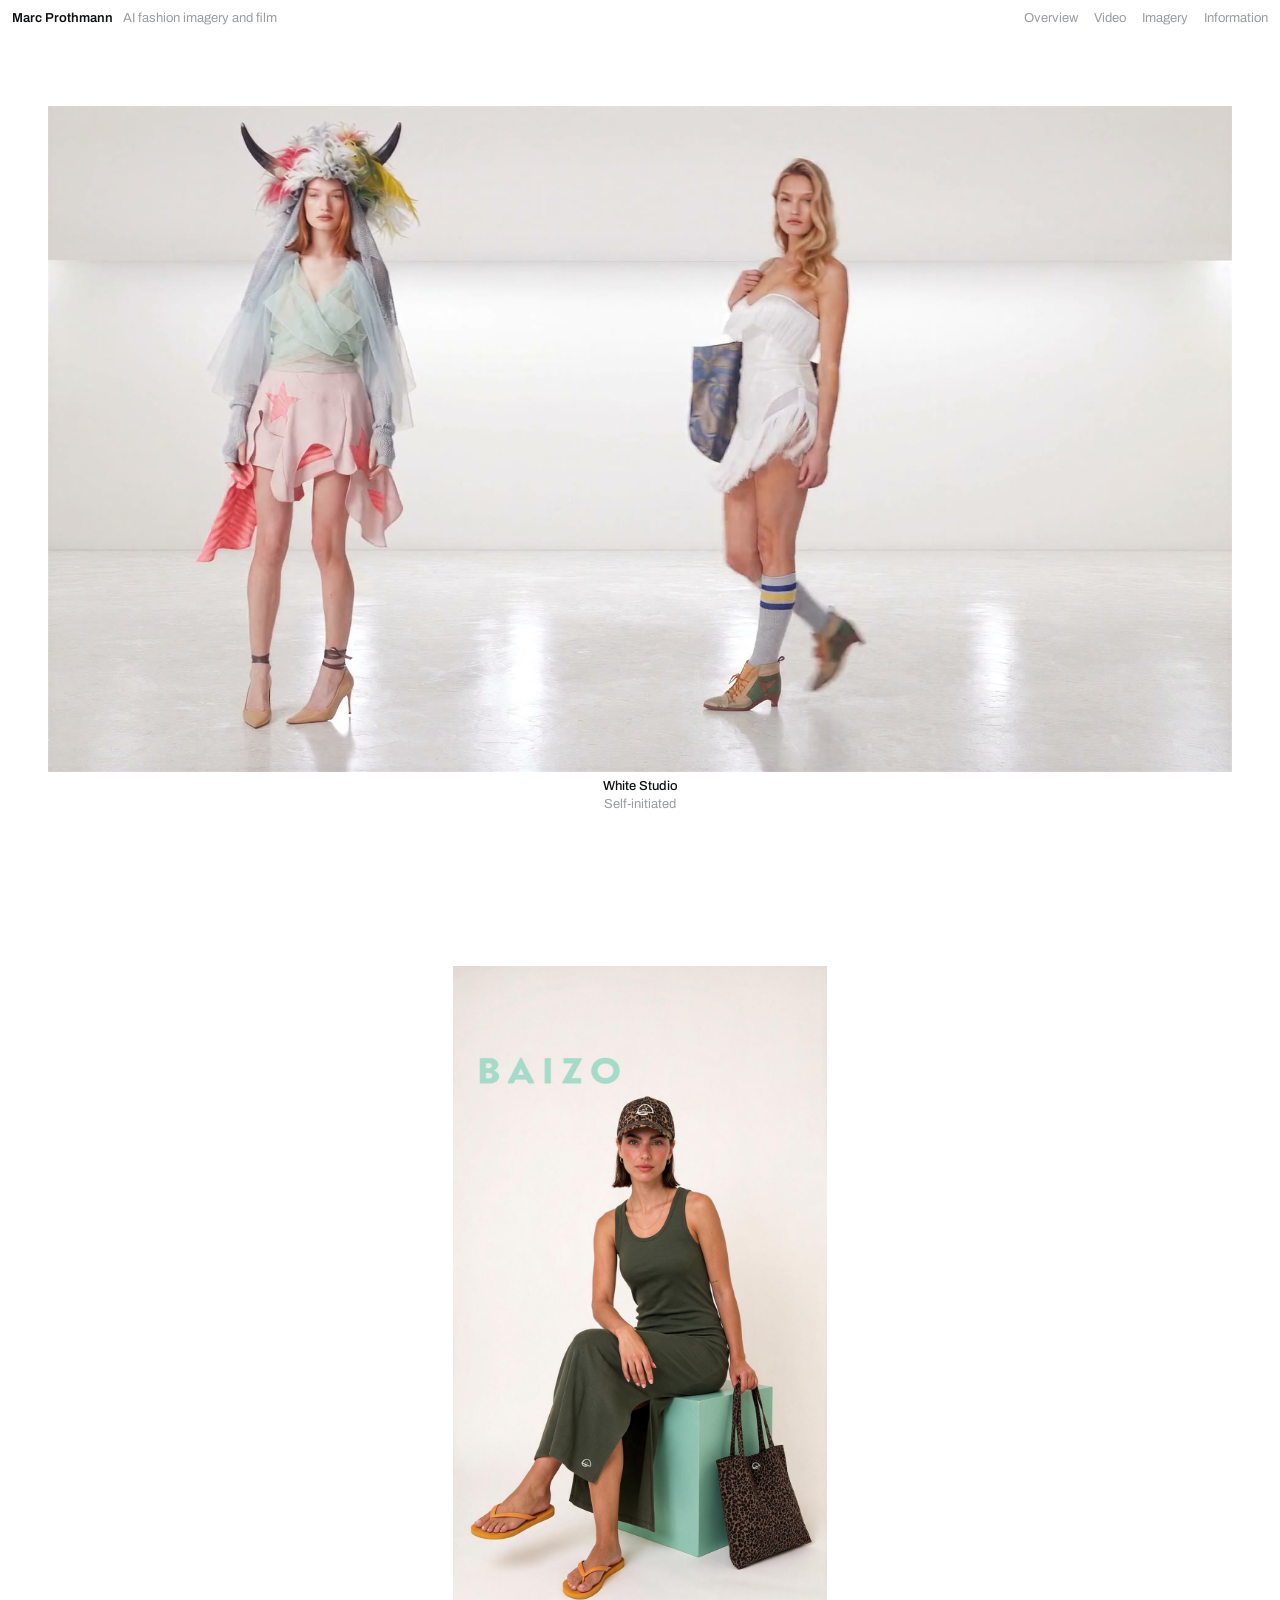
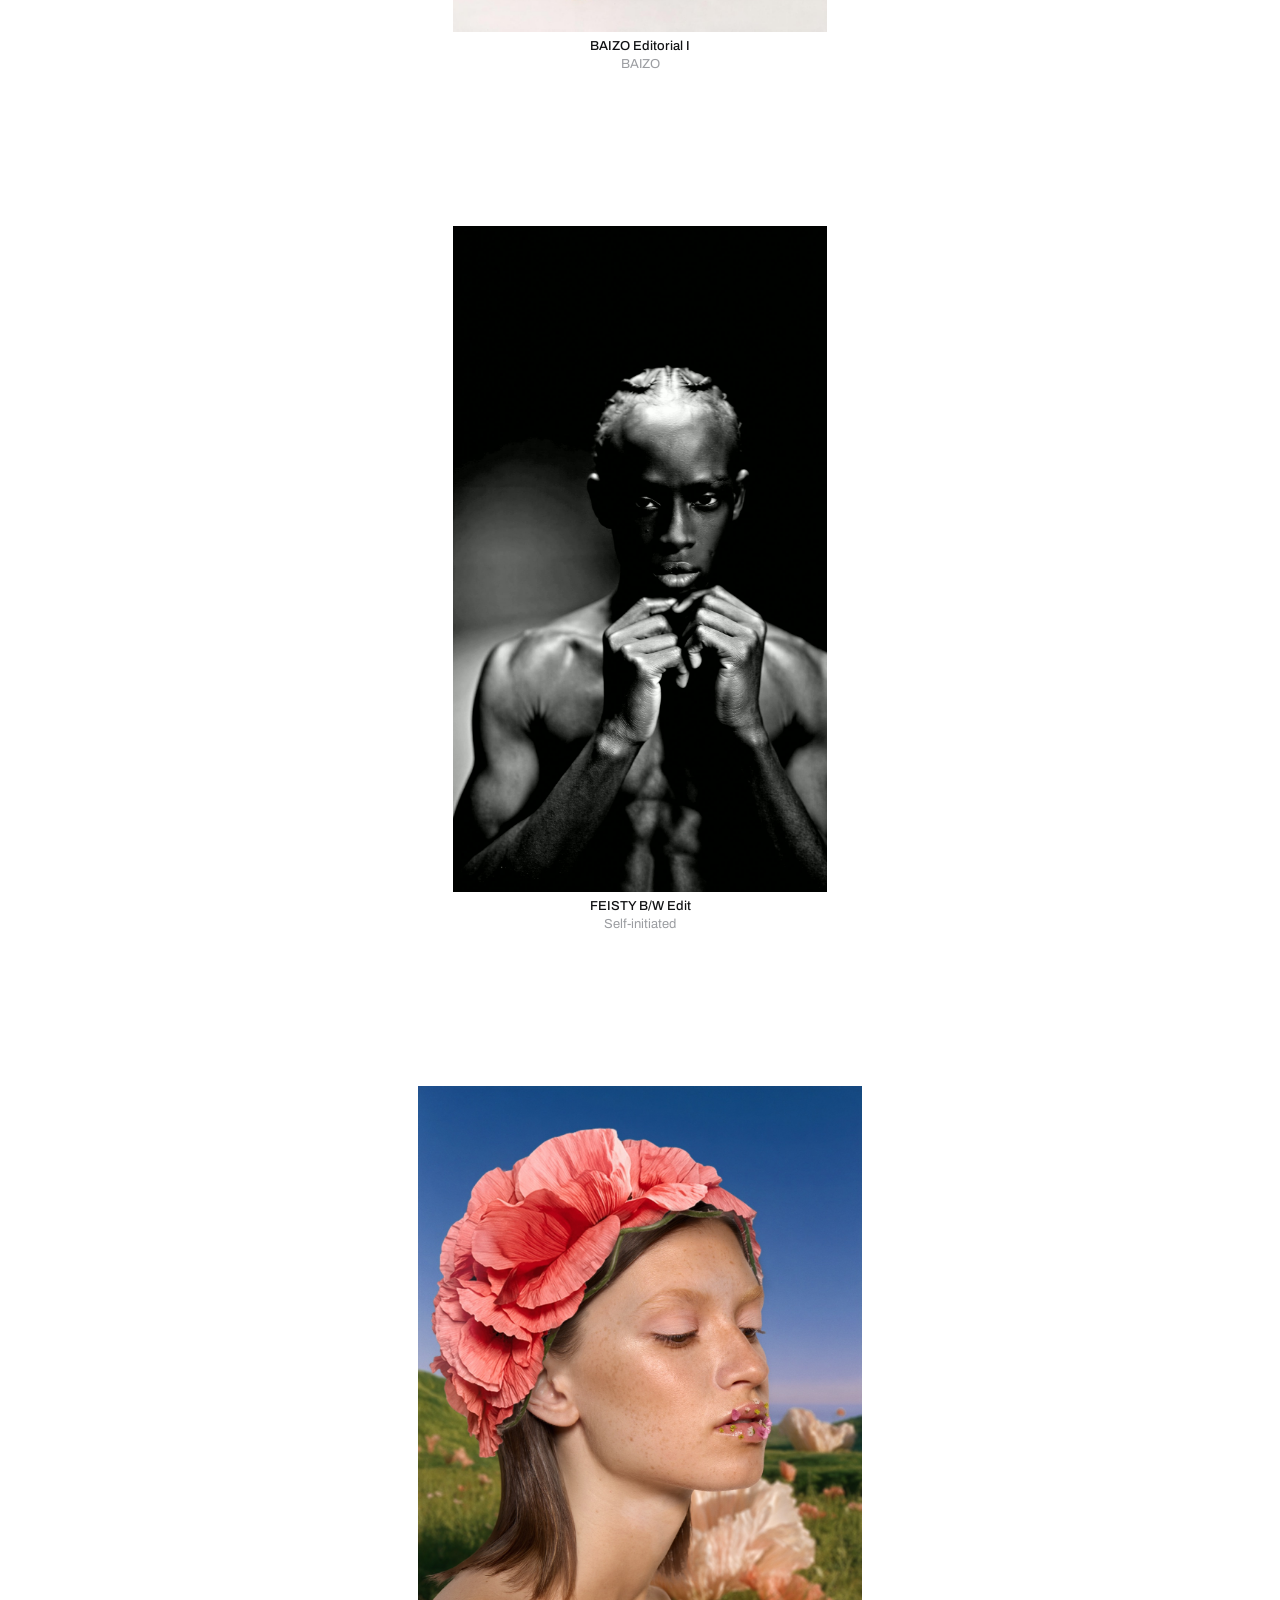
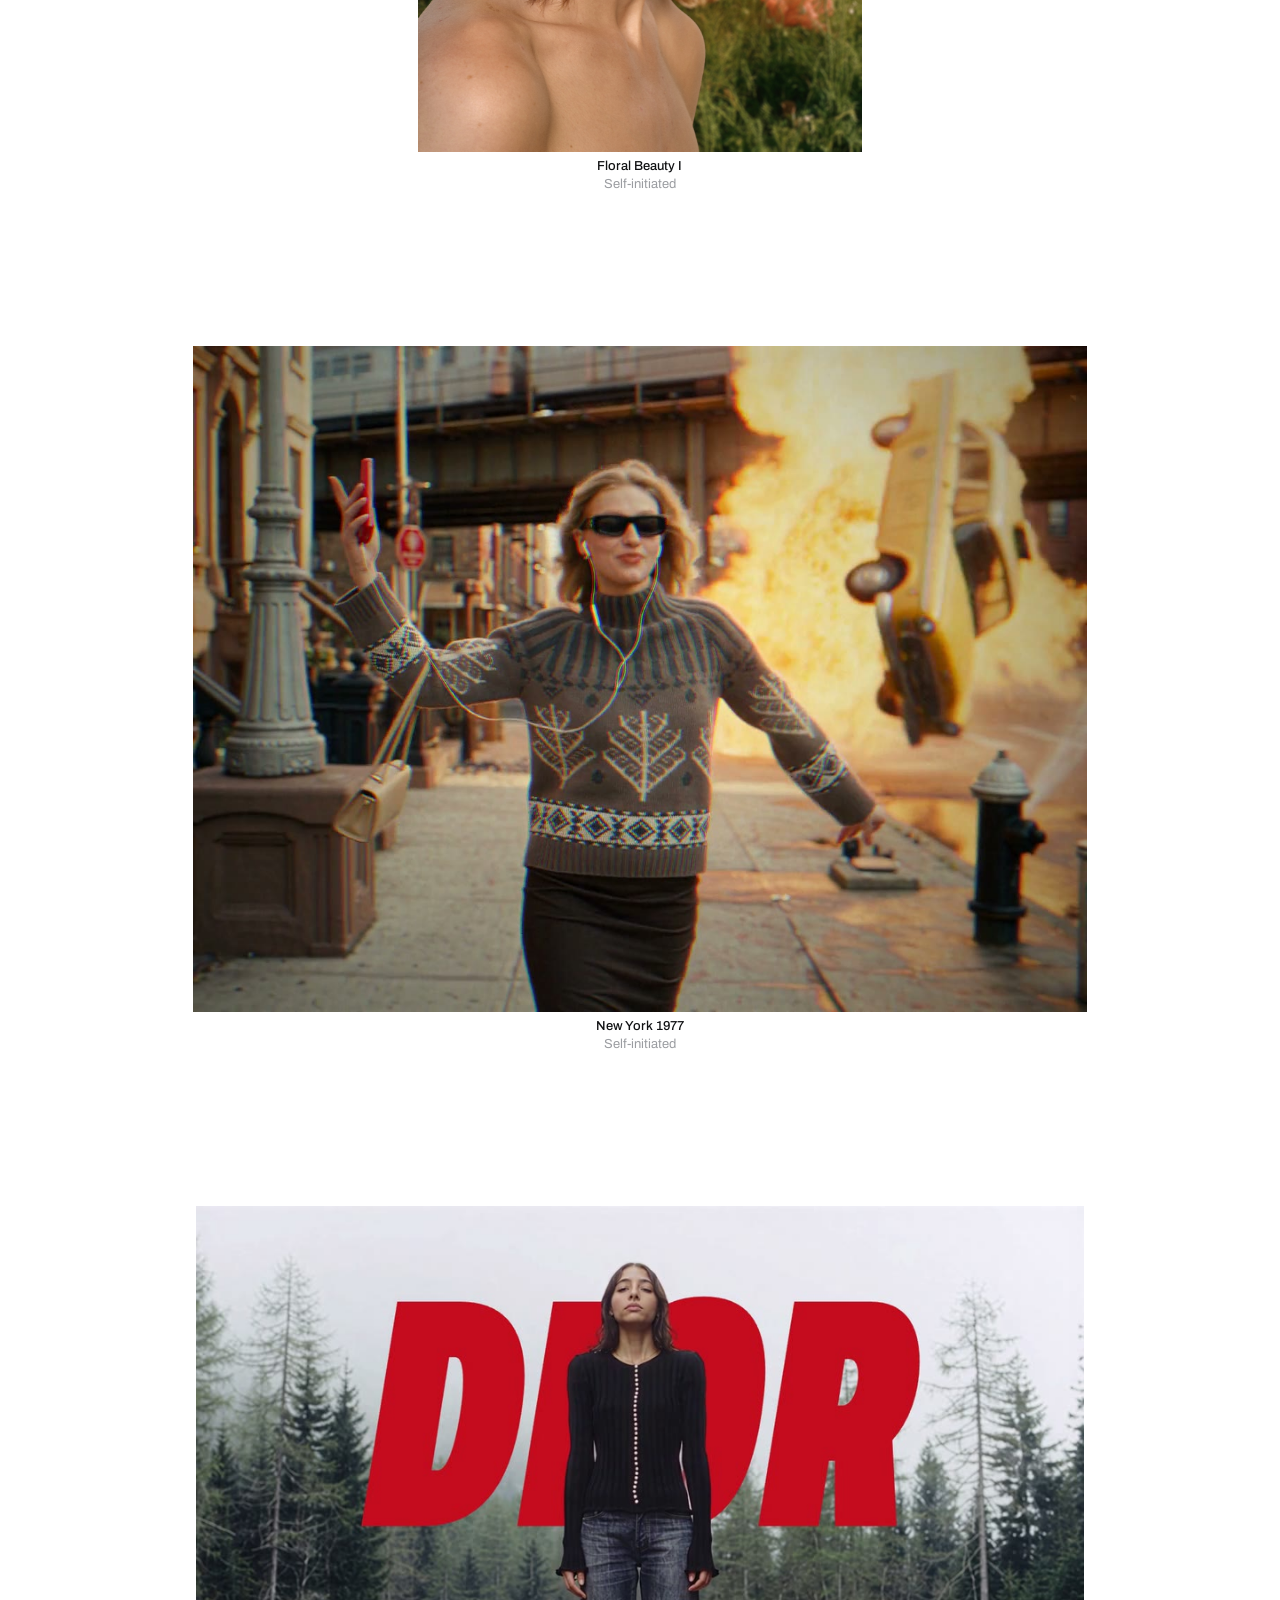
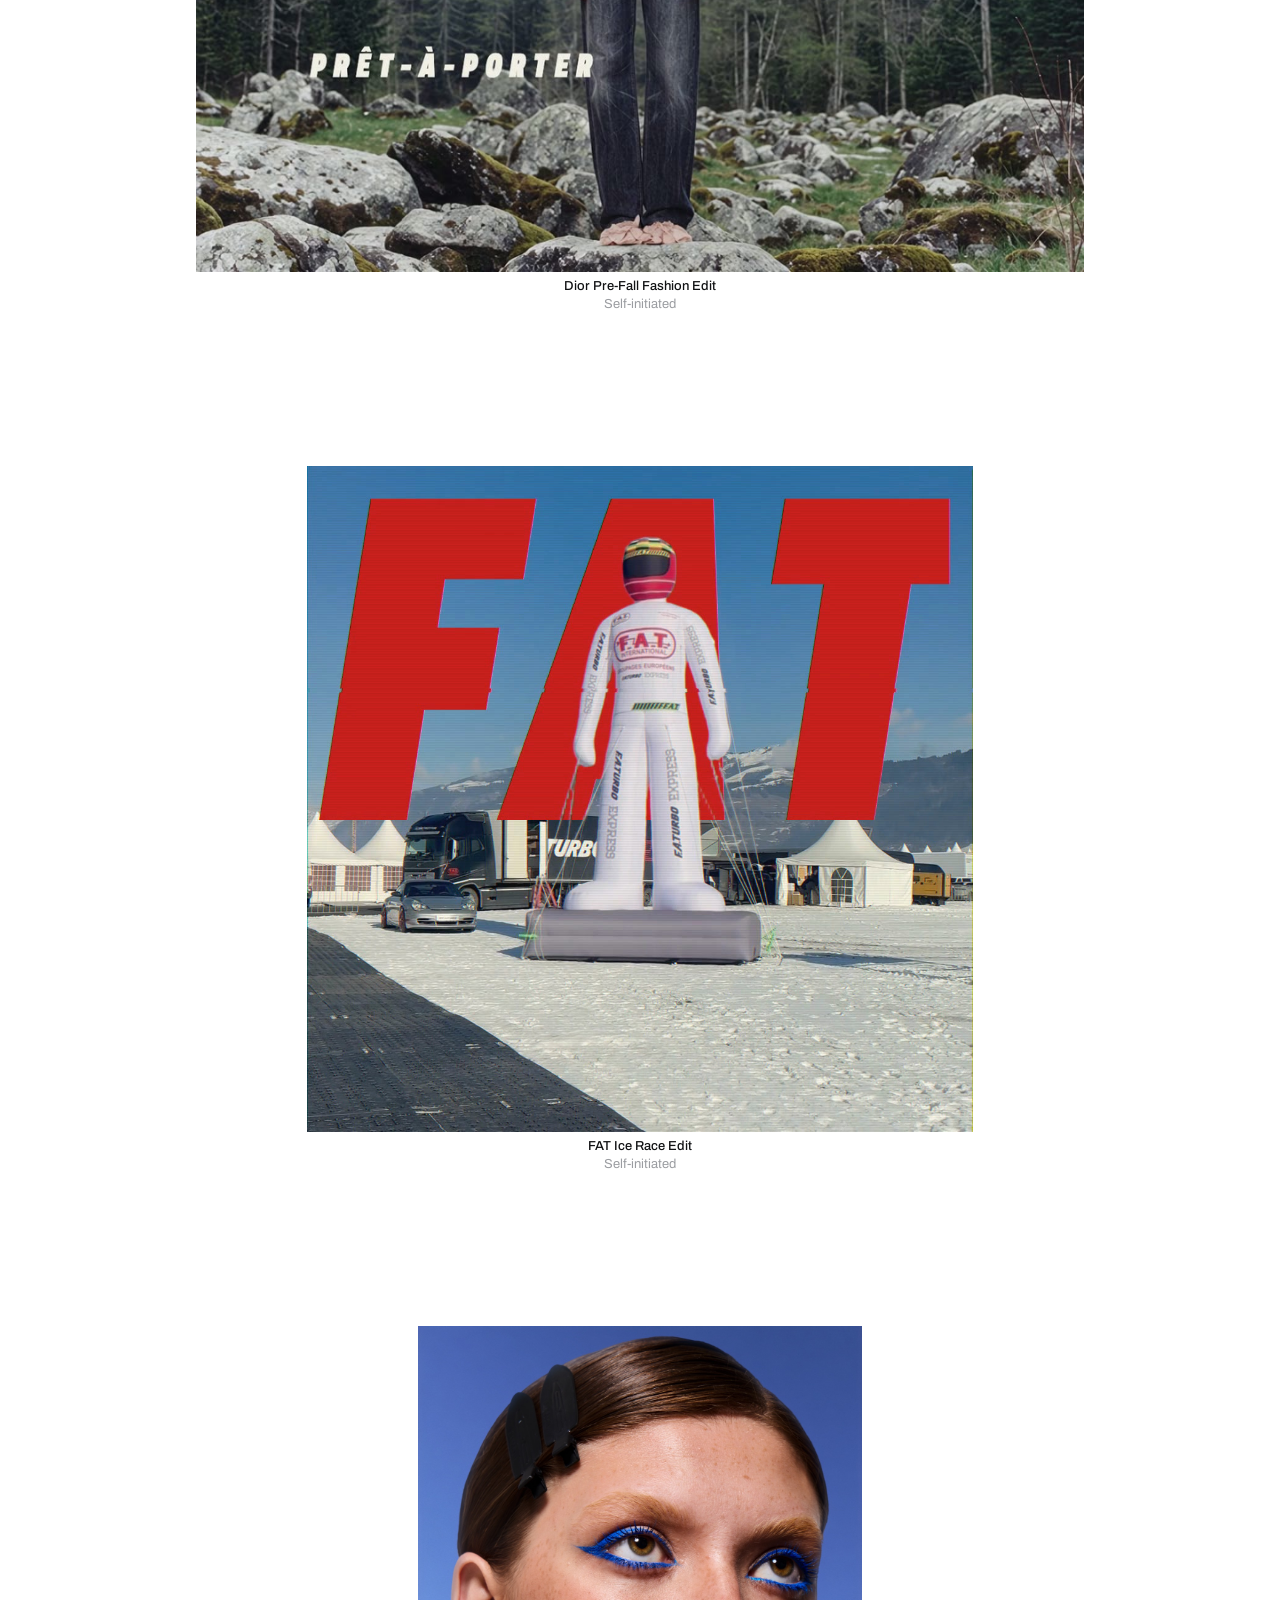
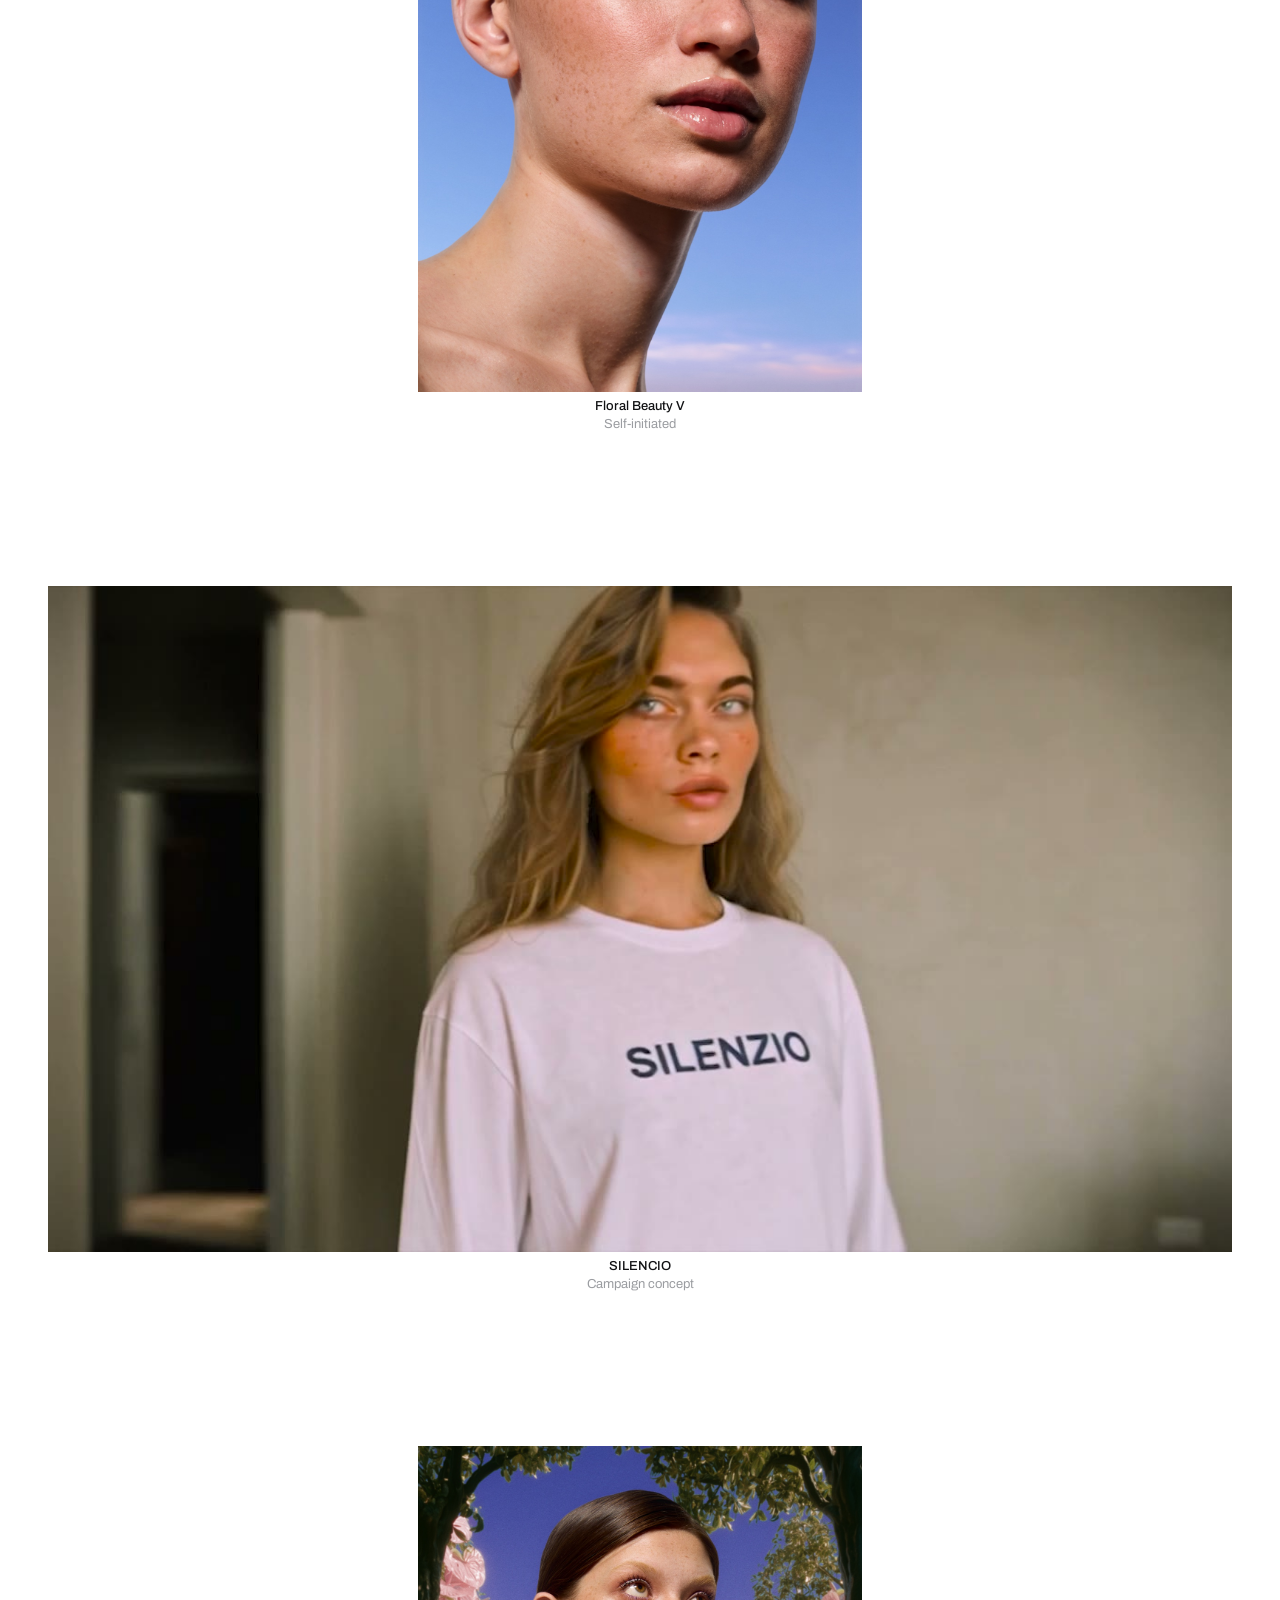
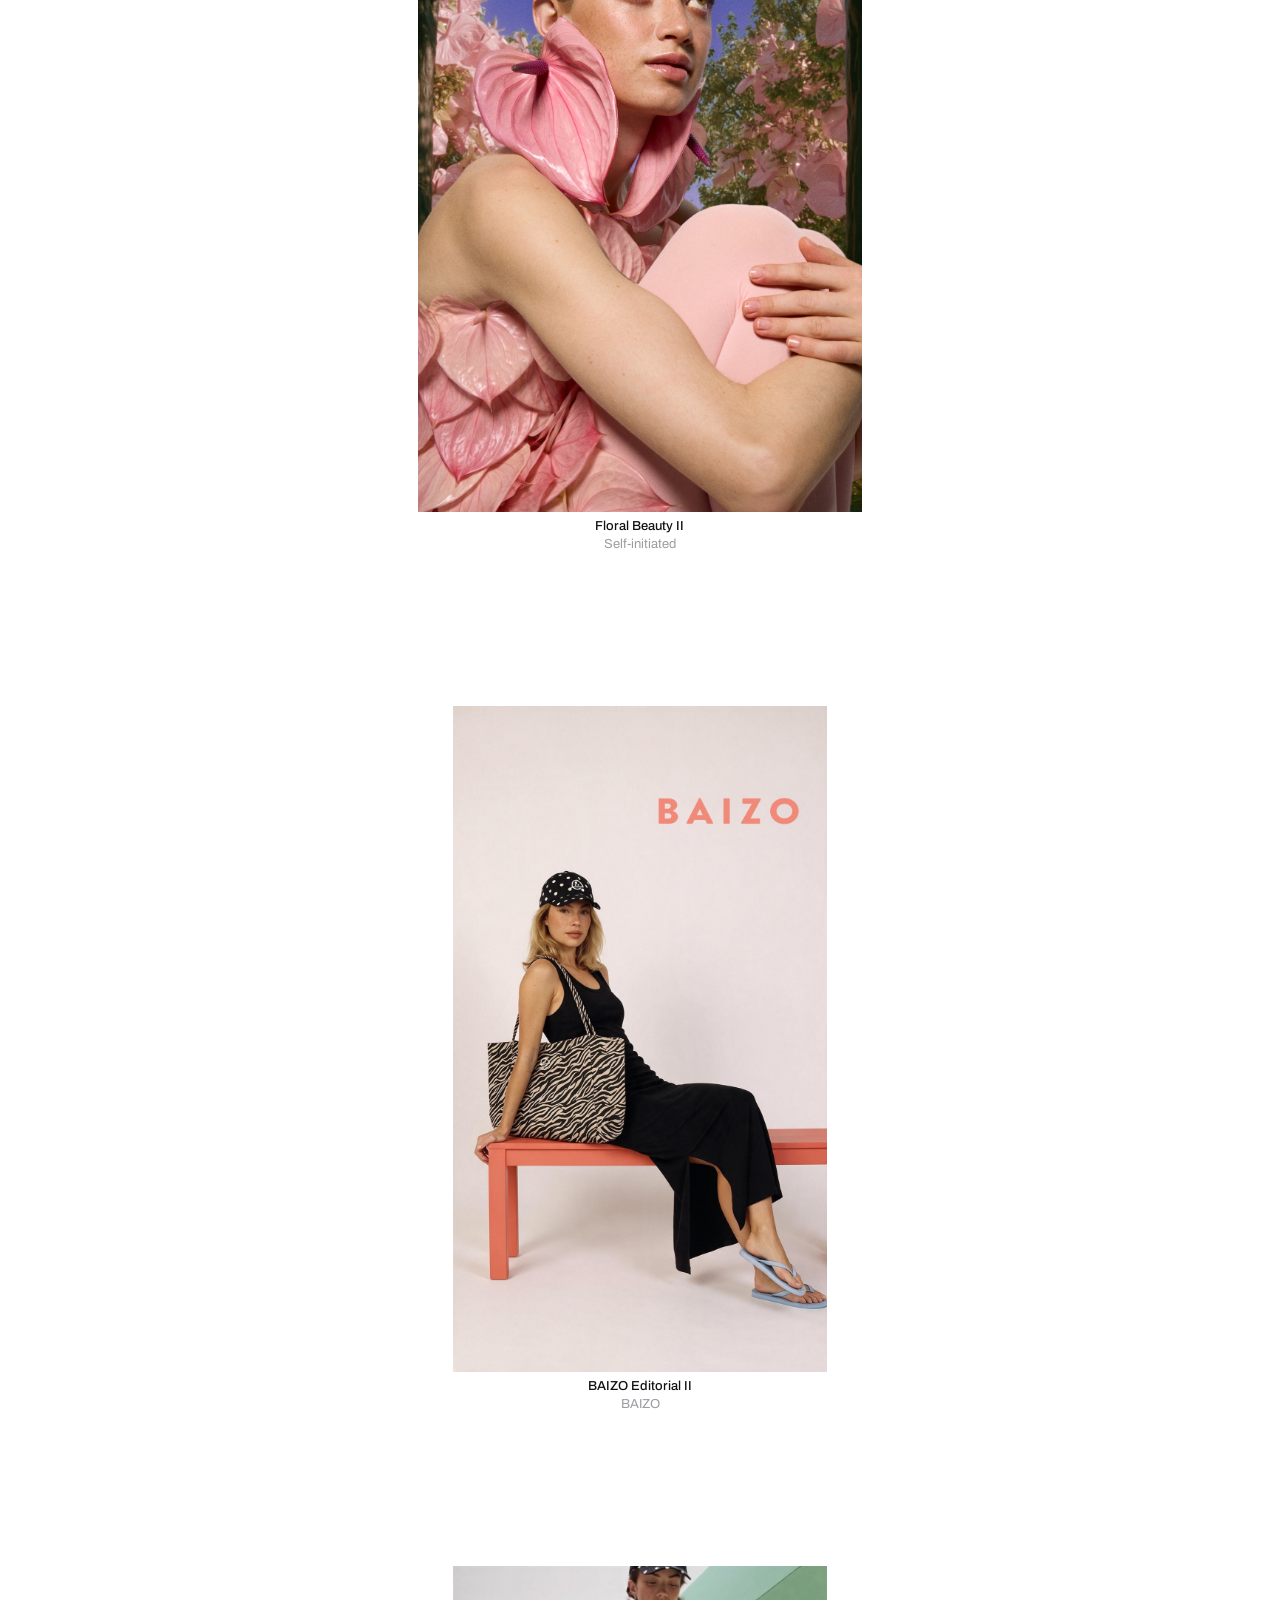
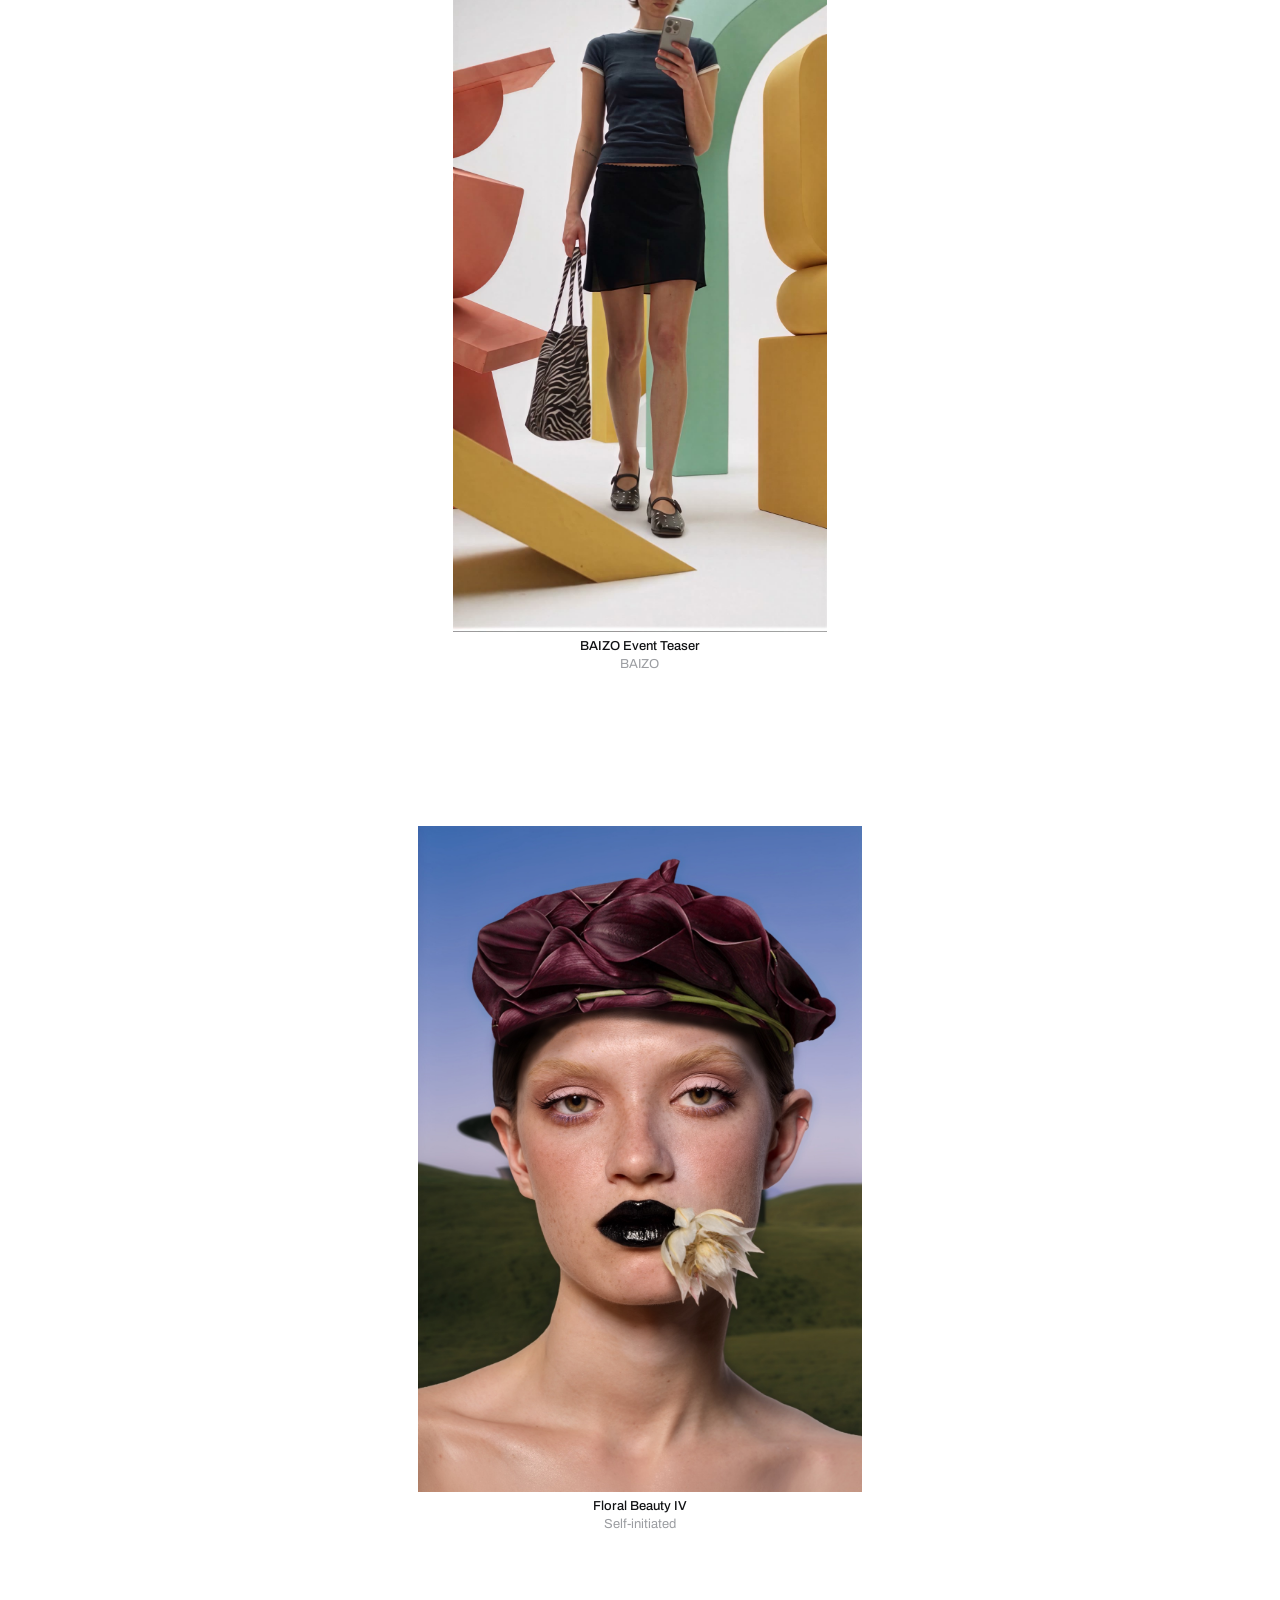
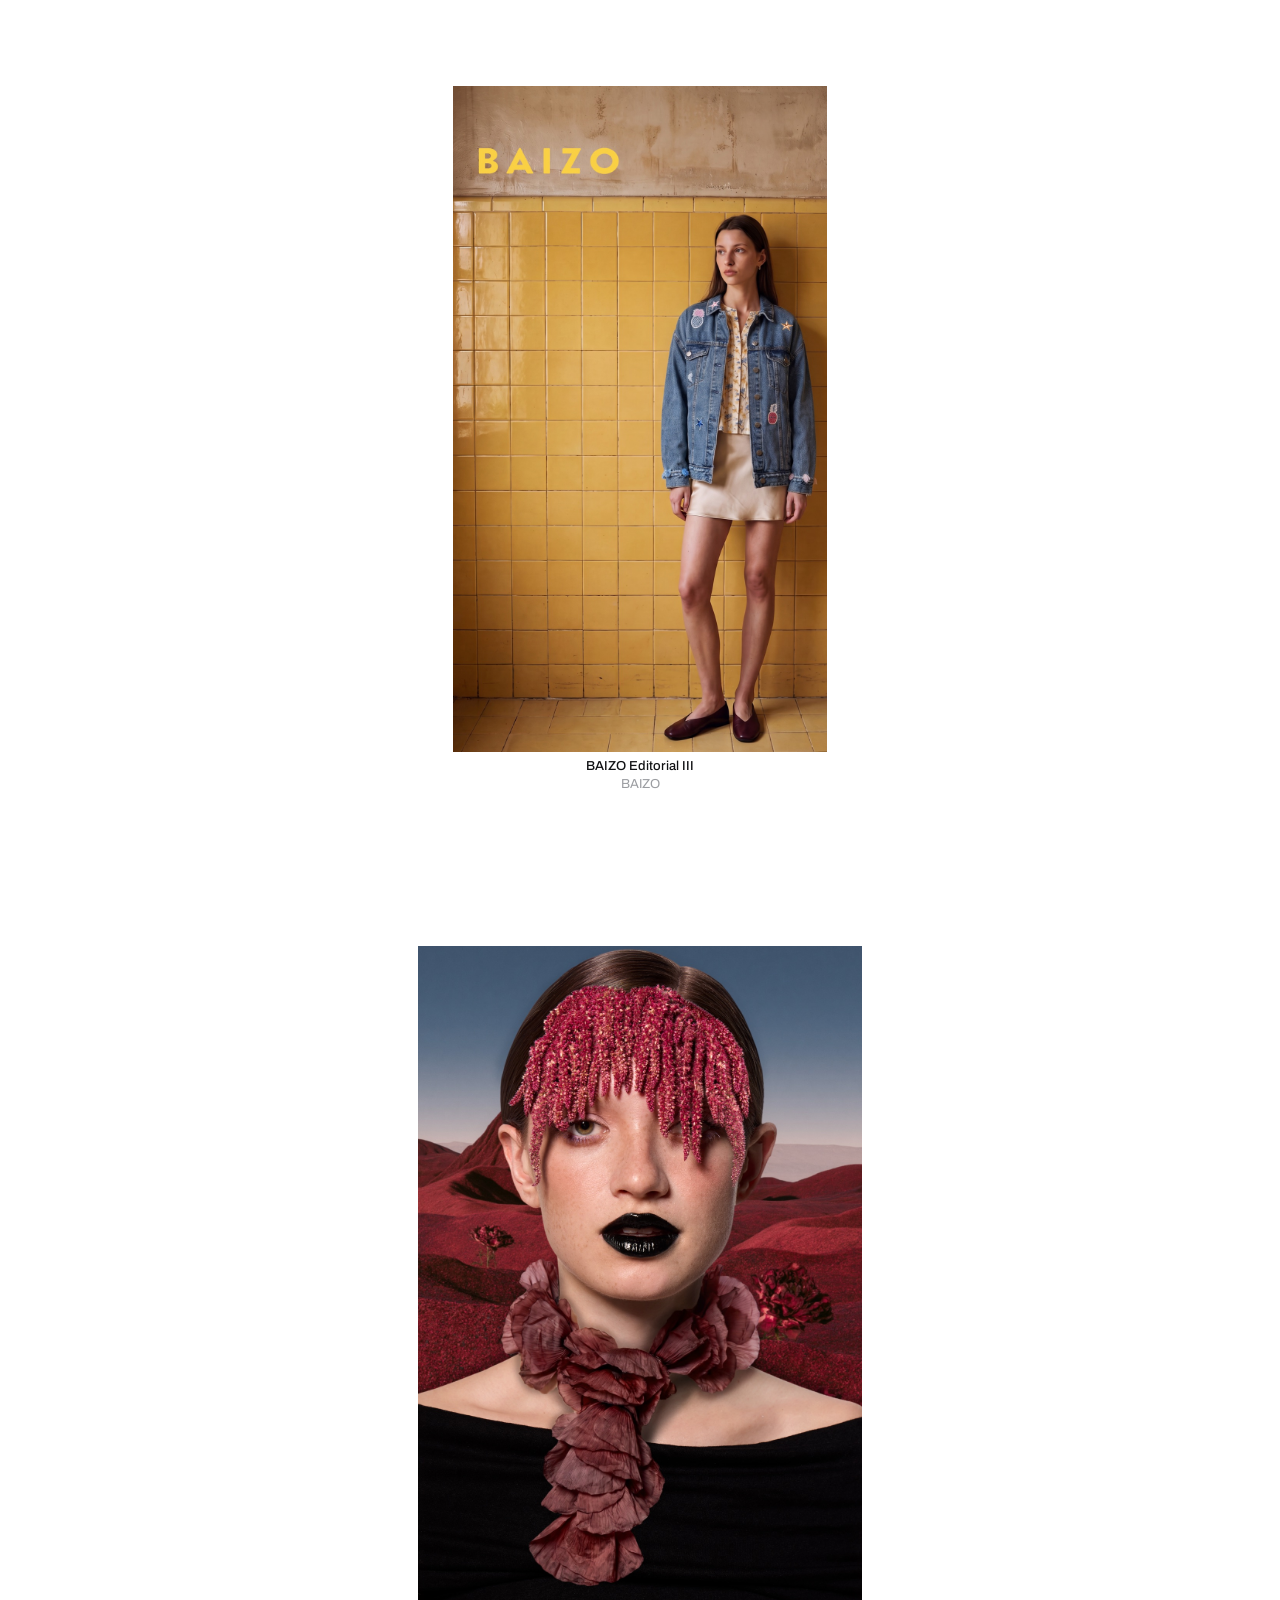
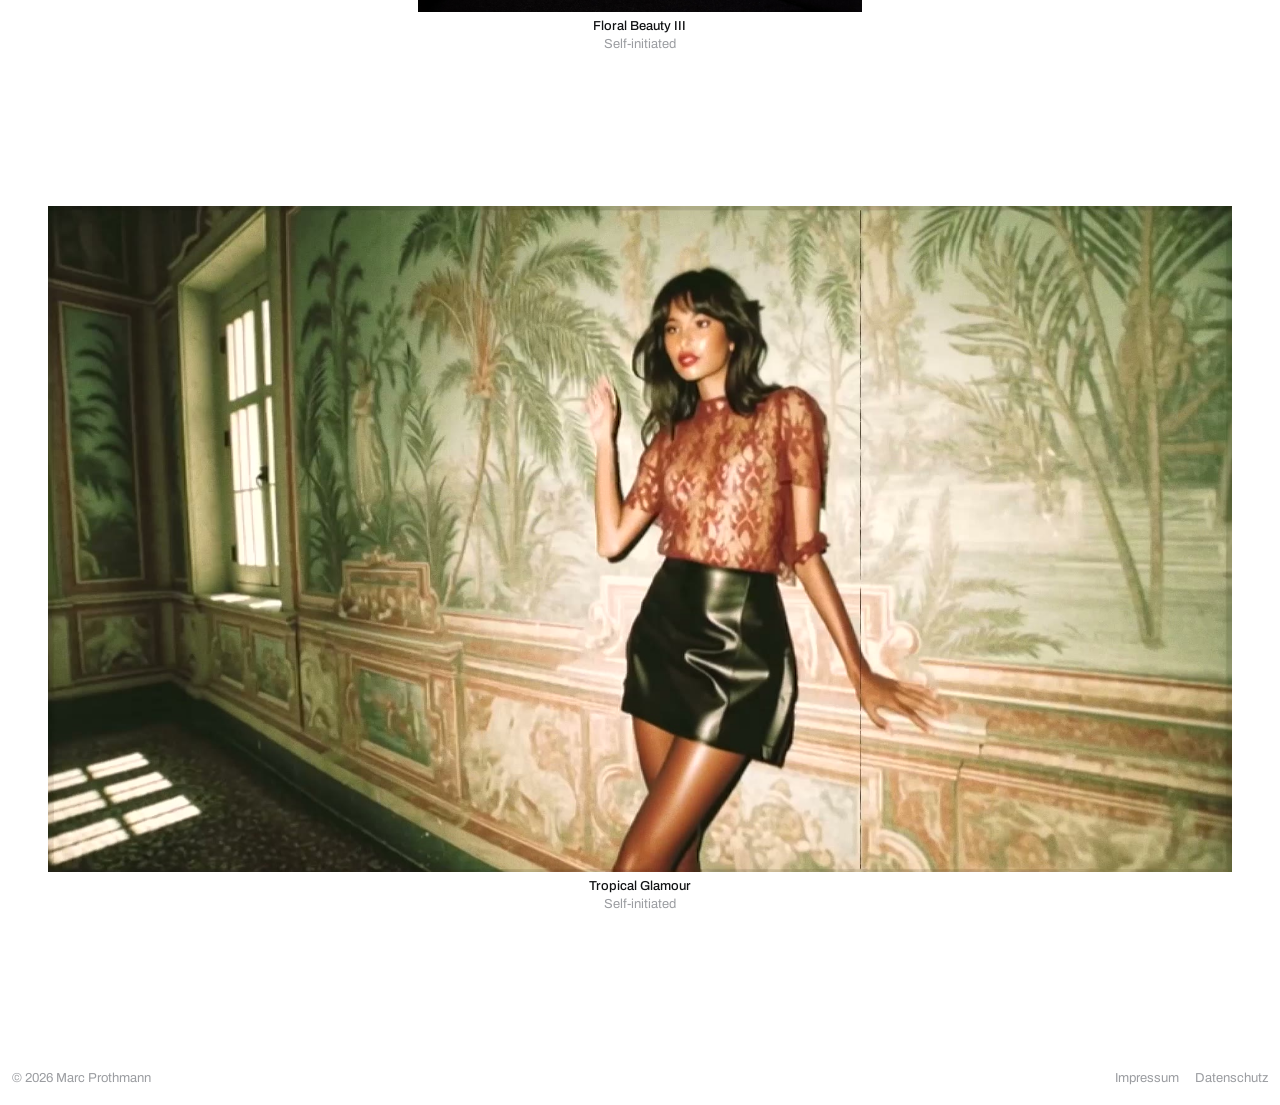
<file: index.html>
<!doctype html>
<html lang="en">
<head>
<meta charset="utf-8">
<meta name="viewport" content="width=device-width, initial-scale=1">
<title>Marc Prothmann · AI fashion imagery and film</title>
<meta name="description" content="Portfolio of Marc Prothmann: fashion films, editorials and campaign concepts made with generative AI, from creative direction to final edit.">
<meta property="og:title" content="Marc Prothmann · AI fashion imagery and film">
<meta property="og:description" content="Fashion films, editorials and campaign concepts made with generative AI.">
<meta property="og:image" content="https://skingen.studio/media/og-image.jpg">
<meta property="og:image:width" content="1200">
<meta property="og:image:height" content="627">
<meta property="og:url" content="https://skingen.studio/">
<meta property="og:site_name" content="Marc Prothmann">
<meta name="twitter:card" content="summary_large_image">
<meta property="og:type" content="website">
<link rel="icon" href="favicon.svg" type="image/svg+xml">
<link rel="preload" href="fonts/archivo-var.woff2" as="font" type="font/woff2" crossorigin>
<link rel="stylesheet" href="style.css">
</head>
<body>

<header class="top">
  <a class="who" href="./"><span class="name">Marc Prothmann</span> <span class="what">AI fashion imagery and film</span></a>
  <nav class="nav" aria-label="Pages">
    <a href="overview.html">Overview</a>
    <a href="video.html">Video</a>
    <a href="imagery.html">Imagery</a>
    <a href="information.html">Information</a>
  </nav>
</header>

<main>
  <section class="start" id="start" aria-label="Selected work"></section>
  <noscript><p class="noscript">This page needs JavaScript to show the work. Write to contact@skingen.studio for a PDF.</p></noscript>
</main>

<footer class="foot">
  <span>© 2026 Marc Prothmann</span>
  <a href="impressum.html">Impressum</a>
  <a href="datenschutz.html">Datenschutz</a>
</footer>

<dialog class="viewer" aria-label="Work">
  <div class="viewer-bar"><button class="viewer-close" type="button">Close</button></div>
  <div class="viewer-stage"></div>
  <div class="viewer-text"></div>
</dialog>

<script src="projects.js?v=20261124-fat2"></script>
<script src="main.js?v=20261124-fat2"></script>
</body>
</html>
</file>
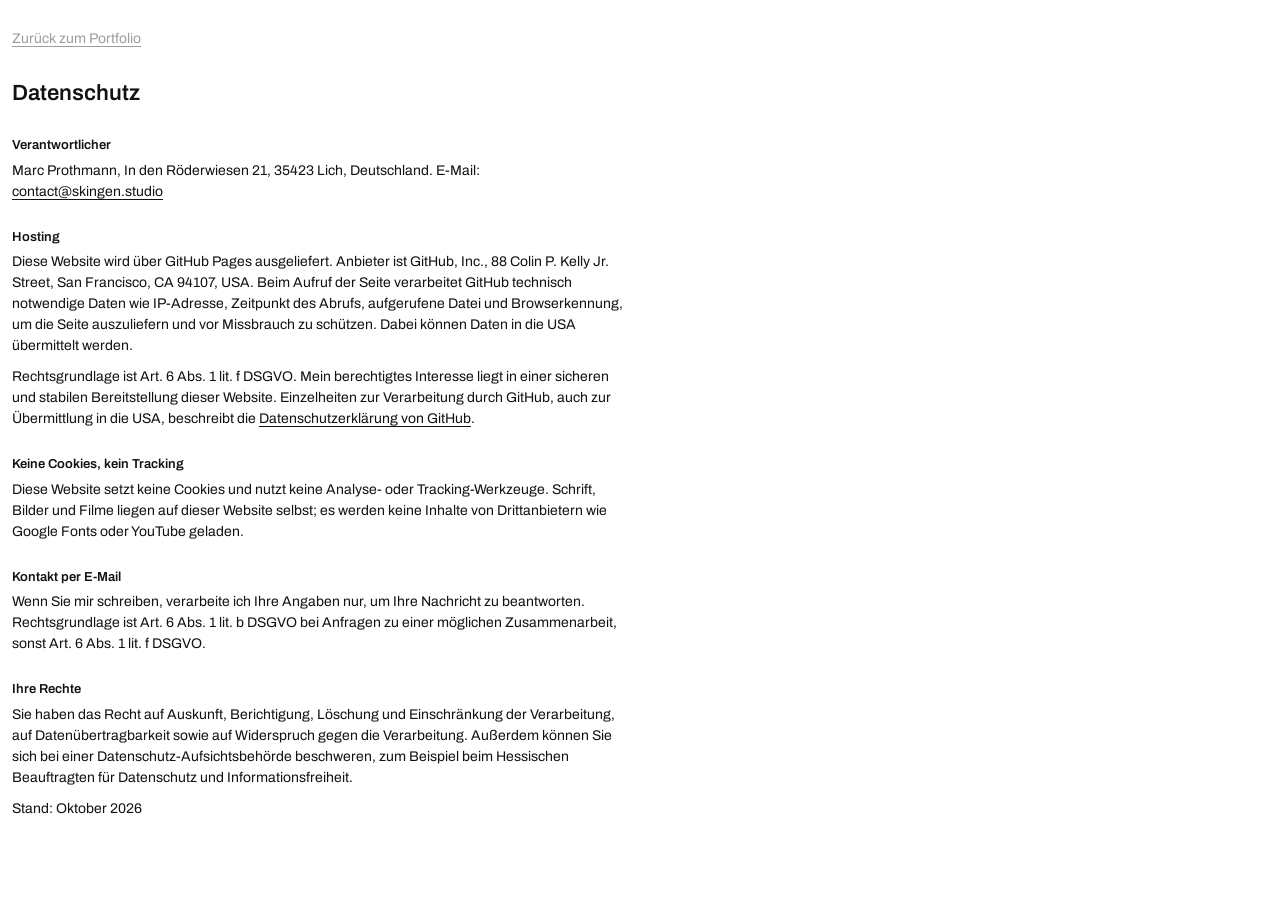
<file: datenschutz.html>
<!doctype html>
<html lang="de">
<head>
<meta charset="utf-8">
<meta name="viewport" content="width=device-width, initial-scale=1">
<meta name="robots" content="noindex">
<title>Datenschutz · Marc Prothmann</title>
<link rel="icon" href="favicon.svg" type="image/svg+xml">
<link rel="stylesheet" href="style.css">
<link rel="stylesheet" href="legal.css">
</head>
<body>
<main class="legal">
  <a class="back" href="./">Zurück zum Portfolio</a>
  <h1>Datenschutz</h1>
  <h2>Verantwortlicher</h2>
  <p>Marc Prothmann, In den Röderwiesen 21, 35423 Lich, Deutschland. E-Mail: <a href="mailto:contact@skingen.studio">contact@skingen.studio</a></p>
  <h2>Hosting</h2>
  <p>Diese Website wird über GitHub Pages ausgeliefert. Anbieter ist GitHub, Inc., 88 Colin P. Kelly Jr. Street, San Francisco, CA 94107, USA. Beim Aufruf der Seite verarbeitet GitHub technisch notwendige Daten wie IP-Adresse, Zeitpunkt des Abrufs, aufgerufene Datei und Browserkennung, um die Seite auszuliefern und vor Missbrauch zu schützen. Dabei können Daten in die USA übermittelt werden.</p>
  <p>Rechtsgrundlage ist Art. 6 Abs. 1 lit. f DSGVO. Mein berechtigtes Interesse liegt in einer sicheren und stabilen Bereitstellung dieser Website. Einzelheiten zur Verarbeitung durch GitHub, auch zur Übermittlung in die USA, beschreibt die <a href="https://docs.github.com/en/site-policy/privacy-policies/github-general-privacy-statement" rel="noopener">Datenschutzerklärung von GitHub</a>.</p>
  <h2>Keine Cookies, kein Tracking</h2>
  <p>Diese Website setzt keine Cookies und nutzt keine Analyse- oder Tracking-Werkzeuge. Schrift, Bilder und Filme liegen auf dieser Website selbst; es werden keine Inhalte von Drittanbietern wie Google Fonts oder YouTube geladen.</p>
  <h2>Kontakt per E-Mail</h2>
  <p>Wenn Sie mir schreiben, verarbeite ich Ihre Angaben nur, um Ihre Nachricht zu beantworten. Rechtsgrundlage ist Art. 6 Abs. 1 lit. b DSGVO bei Anfragen zu einer möglichen Zusammenarbeit, sonst Art. 6 Abs. 1 lit. f DSGVO.</p>
  <h2>Ihre Rechte</h2>
  <p>Sie haben das Recht auf Auskunft, Berichtigung, Löschung und Einschränkung der Verarbeitung, auf Datenübertragbarkeit sowie auf Widerspruch gegen die Verarbeitung. Außerdem können Sie sich bei einer Datenschutz-Aufsichtsbehörde beschweren, zum Beispiel beim Hessischen Beauftragten für Datenschutz und Informationsfreiheit.</p>
  <p>Stand: Oktober 2026</p>
</main>
</body>
</html>
</file>
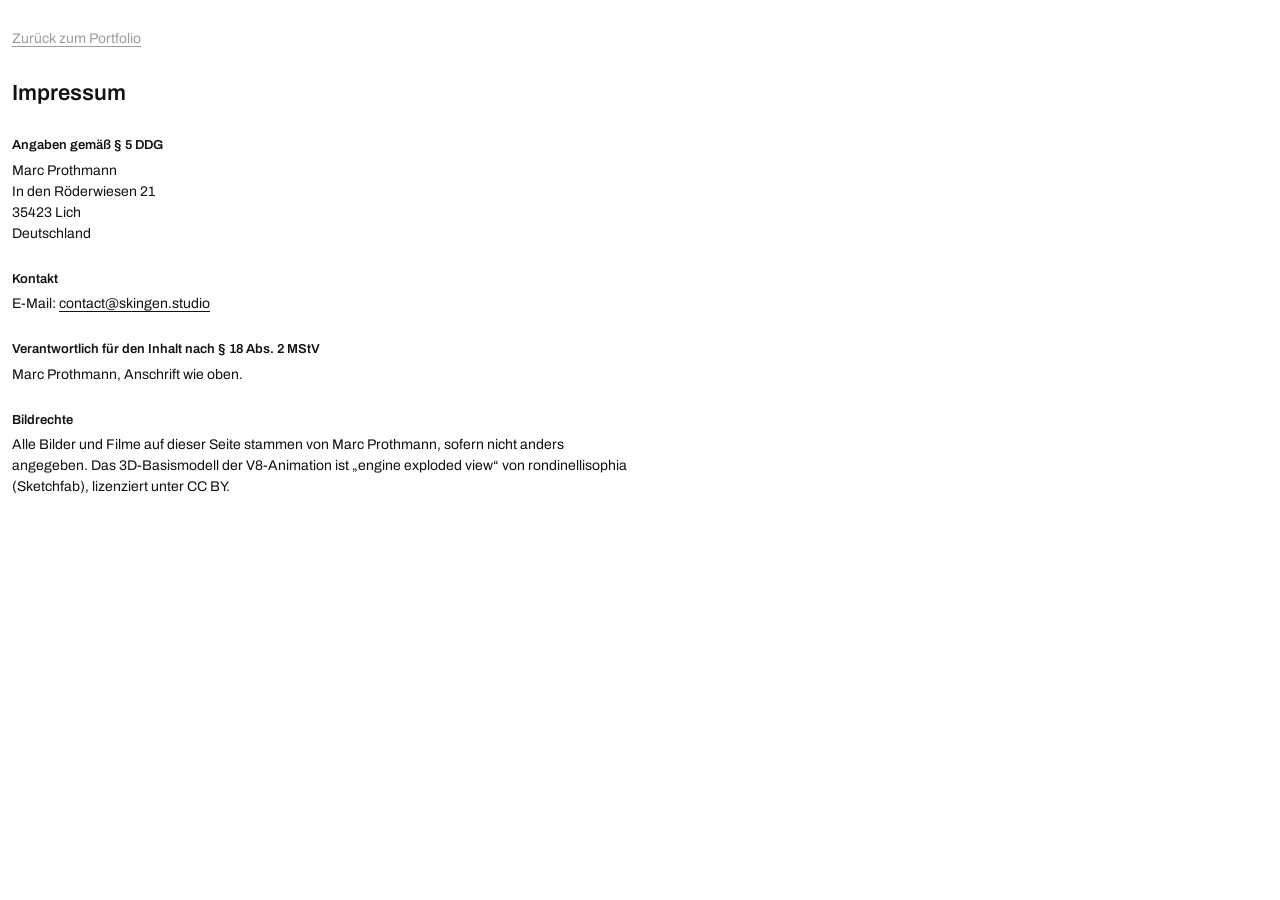
<file: impressum.html>
<!doctype html>
<html lang="de">
<head>
<meta charset="utf-8">
<meta name="viewport" content="width=device-width, initial-scale=1">
<meta name="robots" content="noindex">
<title>Impressum · Marc Prothmann</title>
<link rel="icon" href="favicon.svg" type="image/svg+xml">
<link rel="stylesheet" href="style.css">
<link rel="stylesheet" href="legal.css">
</head>
<body>
<main class="legal">
  <a class="back" href="./">Zurück zum Portfolio</a>
  <h1>Impressum</h1>
  <h2>Angaben gemäß § 5 DDG</h2>
  <p>Marc Prothmann<br>In den Röderwiesen 21<br>35423 Lich<br>Deutschland</p>
  <h2>Kontakt</h2>
  <p>E-Mail: <a href="mailto:contact@skingen.studio">contact@skingen.studio</a></p>
  <h2>Verantwortlich für den Inhalt nach § 18 Abs. 2 MStV</h2>
  <p>Marc Prothmann, Anschrift wie oben.</p>
  <h2>Bildrechte</h2>
  <p>Alle Bilder und Filme auf dieser Seite stammen von Marc Prothmann, sofern nicht anders angegeben. Das 3D-Basismodell der V8-Animation ist „engine exploded view“ von rondinellisophia (Sketchfab), lizenziert unter CC BY.</p>
</main>
</body>
</html>
</file>
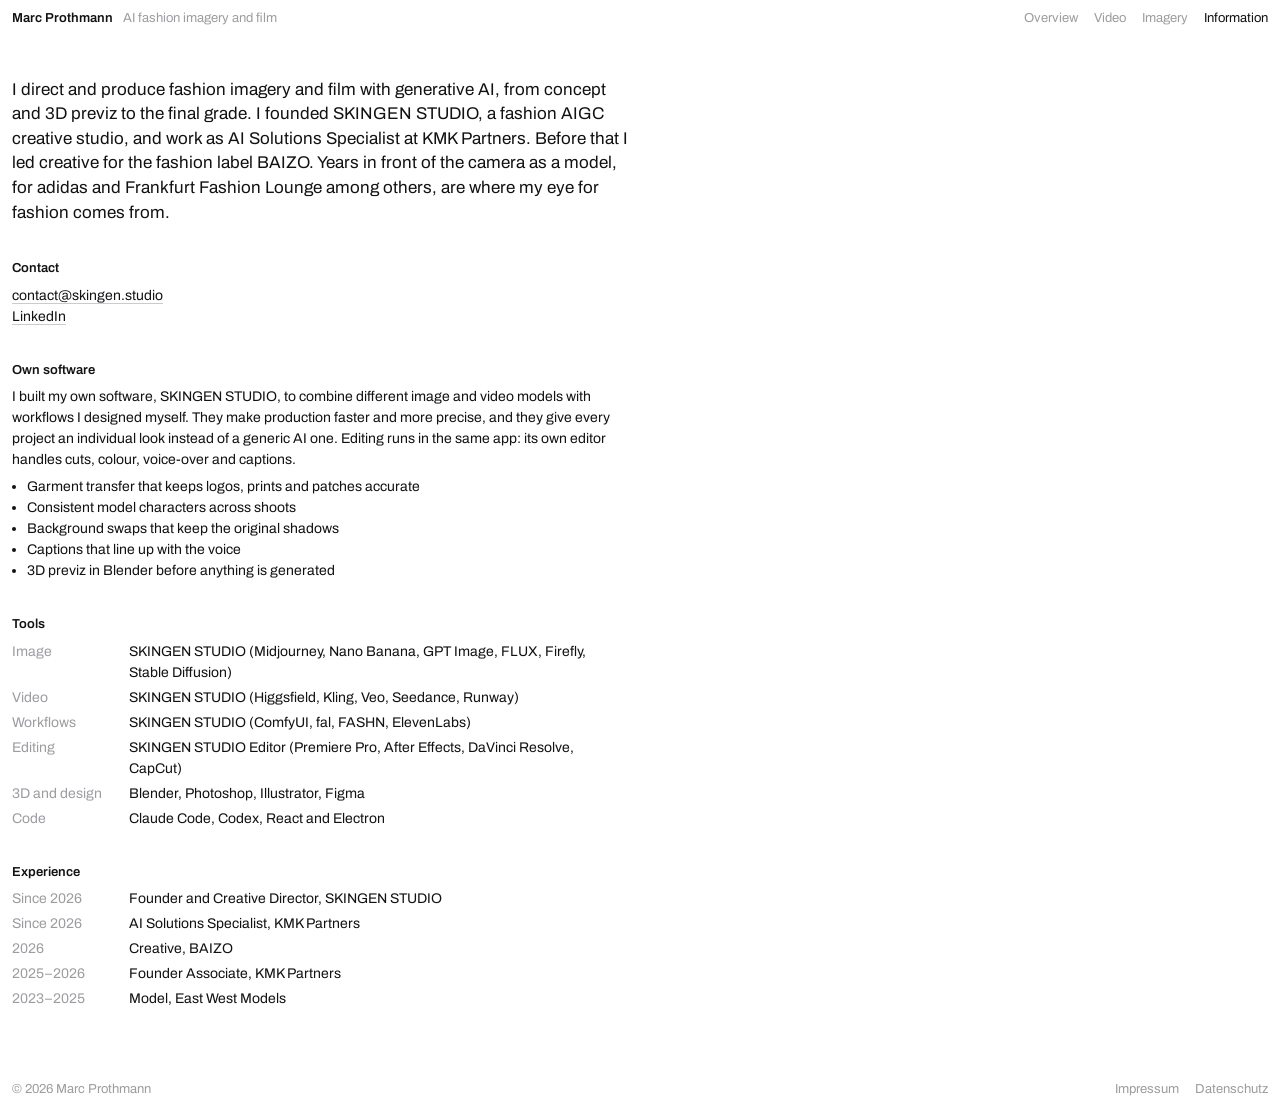
<file: information.html>
<!doctype html>
<html lang="en">
<head>
<meta charset="utf-8">
<meta name="viewport" content="width=device-width, initial-scale=1">
<title>Information · Marc Prothmann</title>
<meta name="description" content="Portfolio of Marc Prothmann: fashion films, editorials and campaign concepts made with generative AI, from creative direction to final edit.">
<meta property="og:title" content="Marc Prothmann · AI fashion imagery and film">
<meta property="og:description" content="Fashion films, editorials and campaign concepts made with generative AI.">
<meta property="og:image" content="https://skingen.studio/media/og-image.jpg">
<meta property="og:image:width" content="1200">
<meta property="og:image:height" content="627">
<meta property="og:url" content="https://skingen.studio/">
<meta property="og:site_name" content="Marc Prothmann">
<meta name="twitter:card" content="summary_large_image">
<meta property="og:type" content="website">
<link rel="icon" href="favicon.svg" type="image/svg+xml">
<link rel="preload" href="fonts/archivo-var.woff2" as="font" type="font/woff2" crossorigin>
<link rel="stylesheet" href="style.css">
</head>
<body>

<header class="top">
  <a class="who" href="./"><span class="name">Marc Prothmann</span> <span class="what">AI fashion imagery and film</span></a>
  <nav class="nav" aria-label="Pages">
    <a href="overview.html">Overview</a>
    <a href="video.html">Video</a>
    <a href="imagery.html">Imagery</a>
    <a href="information.html" aria-current="page">Information</a>
  </nav>
</header>

<main class="info">
  <section class="info-block">
    <p class="info-lede">I direct and produce fashion imagery and film with generative AI, from concept and 3D previz to the final grade. I founded SKINGEN STUDIO, a fashion AIGC creative studio, and work as AI Solutions Specialist at KMK Partners. Before that I led creative for the fashion label BAIZO. Years in front of the camera as a model, for adidas and Frankfurt Fashion Lounge among others, are where my eye for fashion comes from.</p>
  </section>

  <section class="info-block">
    <h2>Contact</h2>
    <p><a href="mailto:contact@skingen.studio">contact@skingen.studio</a><br>
    <a href="https://www.linkedin.com/in/marc-prothmann-b35720327/" rel="noopener">LinkedIn</a></p>
  </section>

  <section class="info-block">
    <h2>Own software</h2>
    <p>I built my own software, SKINGEN STUDIO, to combine different image and video models with workflows I designed myself. They make production faster and more precise, and they give every project an individual look instead of a generic AI one. Editing runs in the same app: its own editor handles cuts, colour, voice-over and captions.</p>
    <ul>
      <li>Garment transfer that keeps logos, prints and patches accurate</li>
      <li>Consistent model characters across shoots</li>
      <li>Background swaps that keep the original shadows</li>
      <li>Captions that line up with the voice</li>
      <li>3D previz in Blender before anything is generated</li>
    </ul>
  </section>

  <section class="info-block">
    <h2>Tools</h2>
    <dl class="pairs">
      <div><dt>Image</dt><dd>SKINGEN STUDIO (Midjourney, Nano Banana, GPT Image, FLUX, Firefly, Stable Diffusion)</dd></div>
      <div><dt>Video</dt><dd>SKINGEN STUDIO (Higgsfield, Kling, Veo, Seedance, Runway)</dd></div>
      <div><dt>Workflows</dt><dd>SKINGEN STUDIO (ComfyUI, fal, FASHN, ElevenLabs)</dd></div>
      <div><dt>Editing</dt><dd>SKINGEN STUDIO Editor (Premiere Pro, After Effects, DaVinci Resolve, CapCut)</dd></div>
      <div><dt>3D and design</dt><dd>Blender, Photoshop, Illustrator, Figma</dd></div>
      <div><dt>Code</dt><dd>Claude Code, Codex, React and Electron</dd></div>
    </dl>
  </section>

  <section class="info-block">
    <h2>Experience</h2>
    <dl class="pairs">
      <div><dt>Since 2026</dt><dd>Founder and Creative Director, SKINGEN STUDIO</dd></div>
      <div><dt>Since 2026</dt><dd>AI Solutions Specialist, KMK Partners</dd></div>
      <div><dt>2026</dt><dd>Creative, BAIZO</dd></div>
      <div><dt>2025–2026</dt><dd>Founder Associate, KMK Partners</dd></div>
      <div><dt>2023–2025</dt><dd>Model, East West Models</dd></div>
    </dl>
  </section>
</main>

<footer class="foot">
  <span>© 2026 Marc Prothmann</span>
  <a href="impressum.html">Impressum</a>
  <a href="datenschutz.html">Datenschutz</a>
</footer>

</body>
</html>
</file>
<file: style.css>
/* Portfolio Marc Prothmann. Aufbau nach Art eines Fotografen-Overviews: kleine Typo, Strichleiste, dichtes Raster,
   jede Arbeit im eigenen Format, unten bündig. Eine Schrift (Archivo, lokal), Weiß, die Arbeit trägt die Farbe. */

@font-face {
  font-family: "Archivo";
  src: url("fonts/archivo-var.woff2") format("woff2");
  font-weight: 100 900;
  font-stretch: 62% 125%;
  font-display: swap;
}

:root {
  --paper: #ffffff;
  --ink: #111214;
  --quiet: #9b9da1;
  --line: #c9cbcf;
  --stage: #f1f1f2;
  --signal: #ed1212;
  --pad: 12px;
}

* { box-sizing: border-box; }
html { -webkit-text-size-adjust: 100%; }
body {
  margin: 0;
  background: var(--paper);
  color: var(--ink);
  font-family: "Archivo", "Helvetica Neue", Arial, sans-serif;
  font-size: 13px;
  line-height: 1.35;
}
img, video { display: block; max-width: 100%; }
a { color: inherit; text-decoration: none; }
a:hover { text-decoration: underline; text-underline-offset: 0.2em; }
:focus-visible { outline: 2px solid var(--signal); outline-offset: 2px; }

/* Kopfzeile */
.top {
  position: sticky;
  top: 0;
  z-index: 5;
  display: flex;
  justify-content: space-between;
  align-items: baseline;
  gap: 16px;
  padding: 10px var(--pad);
  background: var(--paper);
}
.who { display: flex; gap: 10px; flex-wrap: wrap; align-items: baseline; }
.who:hover { text-decoration: none; }
.name { font-weight: 600; }
.what { color: var(--quiet); }
.nav { display: flex; gap: 16px; }
.nav a { color: var(--quiet); }
.nav a[aria-current="page"], .nav a:hover { color: var(--ink); text-decoration: none; }

/* Raster */
.grid {
  display: grid;
  grid-template-columns: repeat(5, minmax(0, 1fr));
  column-gap: 12px;
  row-gap: 36px;
  align-items: end;
  padding: 32px var(--pad) 0;
}
.item {
  display: block;
  width: 100%;
  min-width: 0;
  padding: 0;
  border: 0;
  background: none;
  color: inherit;
  font: inherit;
  text-align: left;
  cursor: pointer;
}
.media { position: relative; width: 100%; background: var(--stage); overflow: hidden; }
.media video, .media img { width: 100%; height: 100%; object-fit: cover; }
.cap { display: block; padding-top: 6px; }
.cap .t, .cap .c { display: block; white-space: nowrap; overflow: hidden; text-overflow: ellipsis; }
.cap .t { font-weight: 500; }
.cap .c { color: var(--quiet); }
.item:hover .t { text-decoration: underline; text-underline-offset: 0.2em; }

.grid-video { grid-template-columns: repeat(2, minmax(0, 1fr)); column-gap: 20px; row-gap: 40px; padding-top: 32px; }
.grid-video .cap { font-size: 14px; }
.grid-video .portrait .media, .grid-video .portrait .cap { width: 50%; }
.grid-image { grid-template-columns: repeat(4, minmax(0, 1fr)); column-gap: 14px; row-gap: 36px; padding-top: 32px; }

/* Startseite: eine Arbeit pro Bildschirm, mittig, Bildunterschrift darunter */
.start { display: grid; }
.solo {
  min-height: calc(100svh - 40px);
  display: grid;
  place-items: center;
  padding: 24px var(--pad) 40px;
}
.item-solo { width: auto; display: grid; justify-items: center; }
.item-solo .media { width: min(calc(100vw - 2 * var(--pad)), calc(74svh * var(--r))); }
.item-solo .cap { width: 100%; text-align: center; }
.item-solo .cap .t, .item-solo .cap .c { white-space: normal; }

/* Information */
.info { max-width: 640px; padding: 40px var(--pad) 0; display: grid; gap: 34px; font-size: 14px; line-height: 1.5; }
.info-lede { margin: 0; font-size: 17px; line-height: 1.45; }
.info h2 { margin: 0 0 6px; font-size: 13px; font-weight: 600; }
.info p { margin: 0; }
.info a { text-decoration: underline; text-underline-offset: 0.2em; text-decoration-color: var(--line); }
.info ul { margin: 6px 0 0; padding-left: 1.1em; }
.pairs { margin: 0; display: grid; gap: 4px; }
.pairs > div { display: grid; grid-template-columns: 7.5em minmax(0, 1fr); gap: 12px; }
.pairs dt { color: var(--quiet); }
.pairs dd { margin: 0; }

/* Fußzeile */
.foot { display: flex; gap: 16px; flex-wrap: wrap; padding: 72px var(--pad) 18px; color: var(--quiet); }
.foot span { margin-right: auto; }
.noscript { padding: 24px var(--pad); }

/* Player mit Credits */
.viewer {
  width: min(94vw, 1500px); max-width: none; max-height: 96vh;
  padding: 0; border: 0; background: transparent; color: #fff; overflow: visible;
}
.viewer::backdrop { background: rgba(10, 10, 12, 0.94); }
.viewer-bar { display: flex; justify-content: flex-end; padding-bottom: 8px; }
.viewer-close { padding: 4px 10px; border: 1px solid rgba(255, 255, 255, 0.45); background: transparent; color: #fff; font: inherit; cursor: pointer; }
.viewer-stage video, .viewer-stage img { max-height: 78vh; width: auto; max-width: 100%; margin: 0 auto; background: #000; }
.viewer-text { max-width: 640px; margin: 12px auto 0; font-size: 13px; line-height: 1.5; color: rgba(255, 255, 255, 0.72); }
.viewer-text p { margin: 0; }
.viewer-text .vt-title { color: #fff; font-weight: 600; }
.viewer-text .vt-role { margin-bottom: 8px; }

@media (max-width: 1100px) { .grid { grid-template-columns: repeat(4, minmax(0, 1fr)); } .grid-image { grid-template-columns: repeat(3, minmax(0, 1fr)); } }
@media (max-width: 860px)  { .grid { grid-template-columns: repeat(3, minmax(0, 1fr)); } }
@media (max-width: 560px) {
  .top { flex-direction: column; gap: 4px; }
  .grid { grid-template-columns: repeat(2, minmax(0, 1fr)); column-gap: 8px; row-gap: 26px; padding-top: 28px; }
  .grid-video { grid-template-columns: minmax(0, 1fr); }
  .grid-image { grid-template-columns: repeat(2, minmax(0, 1fr)); }
  .solo { min-height: auto; padding: 20px var(--pad) 28px; }
  .nav { gap: 12px; flex-wrap: wrap; }
  .info-lede { font-size: 16px; }
}
</file>
<file: legal.css>
/* Impressum und Datenschutz: gleiche kleine Typo wie Information */
.legal { max-width: 640px; padding: 28px 12px 64px; font-size: 14px; line-height: 1.5; }
.legal .back { display: inline-block; margin-bottom: 28px; color: #9b9da1; }
.legal h1 { margin: 0 0 20px; font-size: 22px; font-weight: 600; }
.legal h2 { margin: 26px 0 4px; font-size: 13px; font-weight: 600; }
.legal p { margin: 0 0 10px; }
.legal a { text-decoration: underline; text-underline-offset: 0.2em; }
</file>
